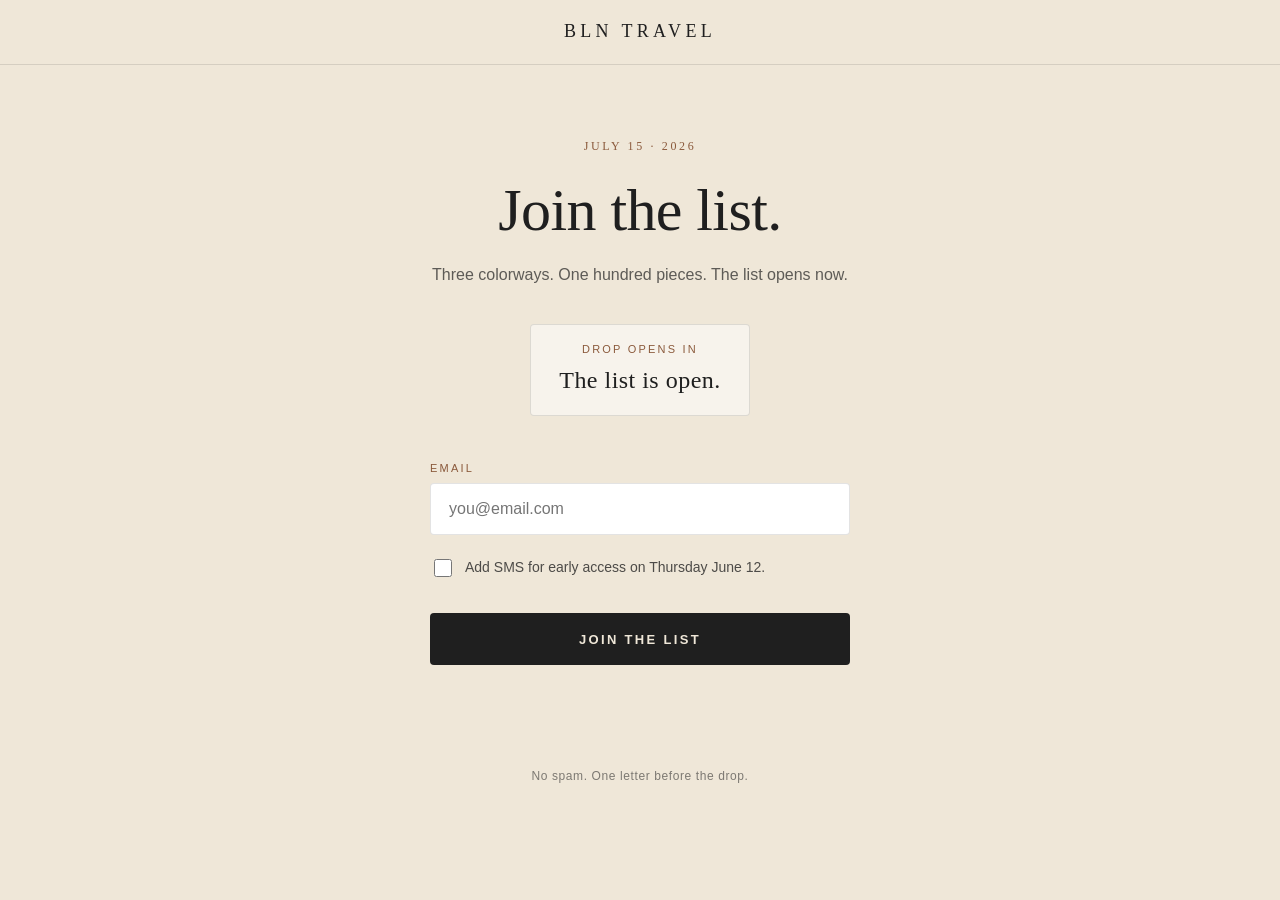
<file: list.html>
<!doctype html>
<html lang="en">
<head>
  <meta charset="utf-8" />
  <meta name="viewport" content="width=device-width,initial-scale=1" />
  <link rel="icon" type="image/svg+xml" href="favicon.svg" />
  <link rel="icon" type="image/png" sizes="32x32" href="favicon-32x32.png" />
  <link rel="icon" type="image/png" sizes="192x192" href="favicon-192x192.png" />
  <link rel="apple-touch-icon" sizes="180x180" href="apple-touch-icon.png" />
  <title>BLN Travel — Join the list. Drop July 15.</title>
  <meta name="description" content="Three colorways. One hundred pieces. The list opens now." />

  <!-- OpenGraph + Twitter for Meta/TikTok ad previews -->
  <meta property="og:type"         content="website" />
  <meta property="og:title"        content="BLN Travel — Join the list. Drop July 15." />
  <meta property="og:description"  content="Three colorways. One hundred pieces. The list opens now." />
  <meta property="og:image"        content="carry-on-gold.png" />
  <meta property="og:url"          content="https://bln.travel/list.html" />
  <meta name="twitter:card"        content="summary_large_image" />
  <meta name="twitter:title"       content="BLN Travel — Join the list. Drop July 15." />
  <meta name="twitter:description" content="Three colorways. One hundred pieces. The list opens now." />
  <meta name="twitter:image"       content="carry-on-gold.png" />

  <style>
    :root {
      --cream:     #EFE7D8;
      --charcoal:  #1F1F1F;
      --cognac:    #8B5A3C;
      --champagne: #C9A961;
      --silver:    #D8D3C8;
      --line:      rgba(31,31,31,0.12);
    }
    *, *::before, *::after { box-sizing: border-box; }
    html, body { margin: 0; padding: 0; }
    body {
      background: var(--cream);
      color: var(--charcoal);
      font-family: Helvetica, Arial, sans-serif;
      font-size: 16px;
      line-height: 1.55;
      -webkit-font-smoothing: antialiased;
    }

    /* Tiny header bar */
    .topbar {
      display: flex; align-items: center; justify-content: center;
      padding: 18px 24px;
      border-bottom: 1px solid var(--line);
    }
    .topbar a {
      font-family: Georgia, serif;
      font-size: 18px;
      letter-spacing: 0.24em;
      text-transform: uppercase;
      color: var(--charcoal);
      text-decoration: none;
    }

    .wrap {
      max-width: 640px;
      margin: 0 auto;
      padding: 72px 24px 96px;
      text-align: center;
    }
    .kicker {
      font-family: Georgia, serif;
      font-size: 12px;
      letter-spacing: 0.22em;
      text-transform: uppercase;
      color: var(--cognac);
      margin: 0 0 24px;
    }
    h1 {
      font-family: Georgia, serif;
      font-weight: 400;
      font-size: 60px;
      line-height: 1.05;
      letter-spacing: -0.01em;
      margin: 0 0 20px;
      color: var(--charcoal);
    }
    .sub {
      font-size: 16px;
      line-height: 1.6;
      color: rgba(31,31,31,0.7);
      max-width: 420px;
      margin: 0 auto 36px;
    }

    /* Countdown */
    .countdown {
      display: inline-flex;
      flex-direction: column;
      gap: 4px;
      padding: 16px 28px;
      border: 1px solid var(--line);
      border-radius: 4px;
      margin: 0 auto 44px;
      background: rgba(255,255,255,0.5);
    }
    .count-label {
      font-size: 11px;
      letter-spacing: 0.20em;
      text-transform: uppercase;
      color: var(--cognac);
    }
    #countdown {
      font-family: Georgia, serif;
      font-size: 24px;
      letter-spacing: 0.02em;
      color: var(--charcoal);
    }

    /* Form */
    .form {
      display: grid;
      gap: 14px;
      max-width: 420px;
      margin: 0 auto;
      text-align: left;
    }
    .field-label {
      display: block;
      font-size: 11px;
      letter-spacing: 0.20em;
      text-transform: uppercase;
      color: var(--cognac);
      margin-bottom: 6px;
    }
    input[type="email"],
    input[type="tel"] {
      width: 100%;
      font-size: 16px;                /* prevents iOS auto-zoom */
      font-family: Helvetica, Arial, sans-serif;
      color: var(--charcoal);
      background: #ffffff;
      border: 1px solid var(--line);
      border-radius: 4px;
      padding: 16px 18px;
      min-height: 50px;
      -webkit-appearance: none;
      appearance: none;
      transition: border-color 0.15s ease;
    }
    input:focus {
      outline: none;
      border-color: var(--charcoal);
    }
    .sms-row {
      display: flex;
      align-items: flex-start;
      gap: 10px;
      padding: 8px 0;
      cursor: pointer;
      min-height: 44px;
      user-select: none;
    }
    .sms-row input[type="checkbox"] {
      width: 18px;
      height: 18px;
      margin-top: 2px;
      accent-color: var(--charcoal);
      flex-shrink: 0;
    }
    .sms-row span {
      font-size: 14px;
      color: rgba(31,31,31,0.78);
      line-height: 1.45;
    }
    button[type="submit"] {
      margin-top: 6px;
      width: 100%;
      background: var(--charcoal);
      color: var(--cream);
      border: none;
      border-radius: 4px;
      font-family: Helvetica, Arial, sans-serif;
      font-size: 13px;
      font-weight: 600;
      letter-spacing: 0.18em;
      text-transform: uppercase;
      padding: 18px 24px;
      min-height: 52px;
      cursor: pointer;
      transition: background 0.15s ease, opacity 0.15s ease;
    }
    button[type="submit"]:hover { background: #000; }
    button[type="submit"]:disabled { opacity: 0.5; cursor: default; }
    .form-message {
      min-height: 24px;
      font-size: 13px;
      color: var(--cognac);
      text-align: center;
      margin: 8px 0 0;
    }
    .form-message.ok    { color: var(--charcoal); font-weight: 600; }
    .form-message.error { color: #b14040; }

    .footnote {
      margin-top: 56px;
      font-size: 12px;
      color: rgba(31,31,31,0.55);
      letter-spacing: 0.05em;
    }

    /* Popup */
    .popup-backdrop {
      position: fixed; inset: 0;
      background: rgba(31,31,31,0.50);
      display: none;
      align-items: center; justify-content: center;
      z-index: 9999;
      padding: 24px;
    }
    .popup-backdrop.open { display: flex; }
    .popup-card {
      background: var(--cream);
      border-radius: 8px;
      max-width: 440px;
      width: 100%;
      padding: 40px 28px 32px;
      position: relative;
      box-shadow: 0 30px 60px rgba(0,0,0,0.25);
    }
    .popup-card .close-x {
      position: absolute;
      top: 14px; right: 14px;
      width: 36px; height: 36px;
      border: none; background: transparent;
      font-size: 22px; line-height: 1;
      color: rgba(31,31,31,0.6);
      cursor: pointer;
    }
    .popup-card .close-x:hover { color: var(--charcoal); }
    .popup-card h2 {
      font-family: Georgia, serif;
      font-weight: 400;
      font-size: 28px;
      line-height: 1.1;
      margin: 0 0 12px;
      color: var(--charcoal);
    }
    .popup-card p {
      font-size: 14px;
      color: rgba(31,31,31,0.7);
      margin: 0 0 20px;
      line-height: 1.5;
    }

    @media (max-width: 600px) {
      .wrap { padding: 48px 20px 72px; }
      h1 { font-size: 40px; }
      .sub { font-size: 15px; }
      #countdown { font-size: 20px; }
      .popup-card { padding: 36px 22px 28px; }
      .popup-card h2 { font-size: 24px; }
    }
  </style>
</head>
<body>

  <div class="topbar">
    <a href="index.html">BLN&nbsp;TRAVEL</a>
  </div>

  <div class="wrap">
    <p class="kicker">July 15 · 2026</p>
    <h1>Join the list.</h1>
    <p class="sub">Three colorways. One hundred pieces. The list opens now.</p>

    <div class="countdown" role="timer" aria-live="polite">
      <span class="count-label">Drop opens in</span>
      <span id="countdown">…</span>
    </div>

    <form class="form" id="waitlistForm" novalidate>
      <div>
        <label for="email" class="field-label">Email</label>
        <input id="email" type="email" name="email" required autocomplete="email"
               inputmode="email" placeholder="you@email.com" />
      </div>

      <label class="sms-row" for="sms">
        <input id="sms" type="checkbox" />
        <span>Add SMS for early access on Thursday June 12.</span>
      </label>

      <div id="phoneField" hidden>
        <label for="phone" class="field-label">Phone</label>
        <input id="phone" type="tel" name="phone" autocomplete="tel"
               inputmode="tel" placeholder="+1 (514) 555 0123" />
      </div>

      <button type="submit" id="submitBtn">Join the list</button>
      <p class="form-message" id="formMsg" aria-live="polite"></p>
    </form>

    <p class="footnote">No spam. One letter before the drop.</p>
  </div>

  <!-- Popup: 30s or 50% scroll, whichever first. Suppressed for known signers. -->
  <div class="popup-backdrop" id="popup" aria-hidden="true" role="dialog" aria-modal="true">
    <div class="popup-card">
      <button class="close-x" type="button" aria-label="Close" id="popupClose">×</button>
      <h2>Don't miss the drop.</h2>
      <p>One hundred pieces. July 15. Drop your email and we'll send you the link the moment it goes live.</p>
      <form class="form" id="popupForm" novalidate>
        <div>
          <label for="popEmail" class="field-label">Email</label>
          <input id="popEmail" type="email" name="email" required autocomplete="email"
                 inputmode="email" placeholder="you@email.com" />
        </div>
        <button type="submit">Save my spot</button>
        <p class="form-message" id="popMsg" aria-live="polite"></p>
      </form>
    </div>
  </div>

<script>
(function () {
  'use strict';

  var KLAVIYO_COMPANY = 'SRUrAp';
  var LIST_EMAIL      = 'XHpxSX';
  var LIST_SMS        = 'VUXEnu';
  var DROP_AT         = new Date('2026-07-15T10:00:00-04:00').getTime();
  var POPUP_DELAY_MS  = 30 * 1000;
  var POPUP_SCROLL_PC = 50;
  var LS_SUBMITTED    = 'bln.waitlist.submitted';
  var LS_POPUP_SEEN   = 'bln.waitlist.popupSeen';

  // ── Countdown ─────────────────────────────────────────────
  function pad(n) { return n < 10 ? '0' + n : '' + n; }
  function renderCountdown() {
    var el = document.getElementById('countdown');
    if (!el) return;
    var diff = DROP_AT - Date.now();
    if (diff <= 0) { el.textContent = 'The list is open.'; return; }
    var days  = Math.floor(diff / 86400000);
    var hours = Math.floor((diff % 86400000) / 3600000);
    var mins  = Math.floor((diff % 3600000) / 60000);
    el.textContent = days + ' days, ' + pad(hours) + 'h ' + pad(mins) + 'm';
  }
  renderCountdown();
  setInterval(renderCountdown, 60 * 1000);

  // ── UTM capture ───────────────────────────────────────────
  var UTM_KEYS = ['utm_source', 'utm_medium', 'utm_campaign', 'utm_content', 'utm_term'];
  function captureUTMs() {
    var qp = new URLSearchParams(window.location.search);
    var stored = {};
    try { stored = JSON.parse(localStorage.getItem('bln.utms') || '{}'); } catch (e) {}
    var changed = false;
    UTM_KEYS.forEach(function (k) {
      var v = qp.get(k);
      if (v) { stored[k] = v; changed = true; }
    });
    if (changed) {
      stored.first_seen_at = stored.first_seen_at || new Date().toISOString();
      stored.landing_url   = window.location.href;
      try { localStorage.setItem('bln.utms', JSON.stringify(stored)); } catch (e) {}
    }
    return stored;
  }
  var utms = captureUTMs();

  // ── SMS toggle ────────────────────────────────────────────
  var smsCheck = document.getElementById('sms');
  var phoneField = document.getElementById('phoneField');
  if (smsCheck && phoneField) {
    smsCheck.addEventListener('change', function () {
      phoneField.hidden = !smsCheck.checked;
      if (smsCheck.checked) document.getElementById('phone').focus();
    });
  }

  // ── Klaviyo client subscribe ──────────────────────────────
  function klaviyoSubscribe(opts) {
    var profileAttrs = {
      email: opts.email,
      properties: Object.assign({
        signup_source: opts.source || 'BLN Waitlist',
        landing_url:   utms.landing_url || window.location.href,
      }, utms),
      subscriptions: { email: { marketing: { consent: 'SUBSCRIBED' } } }
    };
    if (opts.phone) {
      profileAttrs.phone_number = opts.phone;
      profileAttrs.subscriptions.sms = { marketing: { consent: 'SUBSCRIBED' } };
    }
    var body = {
      data: {
        type: 'subscription',
        attributes: {
          custom_source: opts.source || 'BLN Waitlist',
          profile: { data: { type: 'profile', attributes: profileAttrs } }
        },
        relationships: { list: { data: { type: 'list', id: opts.listId } } }
      }
    };
    return fetch('https://a.klaviyo.com/client/subscriptions/?company_id=' + KLAVIYO_COMPANY, {
      method: 'POST',
      headers: { 'Content-Type': 'application/json', 'revision': '2024-10-15' },
      body: JSON.stringify(body)
    });
  }

  function setMsg(el, text, cls) {
    if (!el) return;
    el.className = 'form-message ' + (cls || '');
    el.textContent = text;
  }

  async function handleSignup(form, msgEl, source) {
    var email = (form.querySelector('input[type="email"]') || {}).value || '';
    var phoneInput = form.querySelector('input[type="tel"]');
    var phone = phoneInput ? phoneInput.value.trim() : '';
    var submitBtn = form.querySelector('button[type="submit"]');

    email = email.trim();
    if (!email || !/^[^\s@]+@[^\s@]+\.[^\s@]+$/.test(email)) {
      setMsg(msgEl, 'Enter a valid email.', 'error'); return;
    }
    if (phone && !/^\+?[\d\s()-]{7,}$/.test(phone)) {
      setMsg(msgEl, 'Enter a valid phone or untick SMS.', 'error'); return;
    }

    submitBtn.disabled = true;
    submitBtn.textContent = 'Adding…';
    setMsg(msgEl, '', '');

    try {
      var r1 = await klaviyoSubscribe({
        email: email, phone: phone || undefined,
        listId: LIST_EMAIL, source: source
      });
      if (!r1.ok && r1.status !== 202) throw new Error('Email subscribe ' + r1.status);
      if (phone) {
        var r2 = await klaviyoSubscribe({
          email: email, phone: phone,
          listId: LIST_SMS, source: source + ' · SMS'
        });
        if (!r2.ok && r2.status !== 202) console.warn('[BLN] SMS subscribe failed', r2.status);
      }
      setMsg(msgEl, "You're in. Check your inbox.", 'ok');
      submitBtn.textContent = 'Added';
      try {
        localStorage.setItem(LS_SUBMITTED, '1');
        localStorage.setItem(LS_POPUP_SEEN, '1');
      } catch (e) {}
      closePopup();
    } catch (err) {
      console.error('[BLN] subscribe error', err);
      setMsg(msgEl, "Something went sideways. Try again in a moment.", 'error');
      submitBtn.disabled = false;
      submitBtn.textContent = source === 'BLN Waitlist Popup' ? 'Save my spot' : 'Join the list';
    }
  }

  // ── Wire forms ────────────────────────────────────────────
  var inlineForm = document.getElementById('waitlistForm');
  if (inlineForm) inlineForm.addEventListener('submit', function (e) {
    e.preventDefault();
    handleSignup(inlineForm, document.getElementById('formMsg'), 'BLN Waitlist Page');
  });
  var popupForm = document.getElementById('popupForm');
  if (popupForm) popupForm.addEventListener('submit', function (e) {
    e.preventDefault();
    handleSignup(popupForm, document.getElementById('popMsg'), 'BLN Waitlist Popup');
  });

  // ── Popup trigger ─────────────────────────────────────────
  var popupEl = document.getElementById('popup');
  var popupOpened = false;
  function openPopup() {
    var seen = '';
    try { seen = localStorage.getItem(LS_SUBMITTED) || localStorage.getItem(LS_POPUP_SEEN) || ''; } catch (e) {}
    if (seen || popupOpened) return;
    popupOpened = true;
    popupEl.classList.add('open');
    popupEl.setAttribute('aria-hidden', 'false');
    var emailIn = document.getElementById('popEmail');
    if (emailIn) setTimeout(function () { emailIn.focus(); }, 200);
  }
  function closePopup() {
    if (!popupEl) return;
    popupEl.classList.remove('open');
    popupEl.setAttribute('aria-hidden', 'true');
    try { localStorage.setItem(LS_POPUP_SEEN, '1'); } catch (e) {}
  }
  if (popupEl) {
    document.getElementById('popupClose').addEventListener('click', closePopup);
    popupEl.addEventListener('click', function (e) { if (e.target === popupEl) closePopup(); });
    document.addEventListener('keydown', function (e) {
      if (e.key === 'Escape' && popupEl.classList.contains('open')) closePopup();
    });
    setTimeout(openPopup, POPUP_DELAY_MS);
    window.addEventListener('scroll', function () {
      var sc = (window.scrollY + window.innerHeight) /
               Math.max(document.documentElement.scrollHeight, 1) * 100;
      if (sc >= POPUP_SCROLL_PC) openPopup();
    }, { passive: true });
  }
})();
</script>
</body>
</html>
</file>
